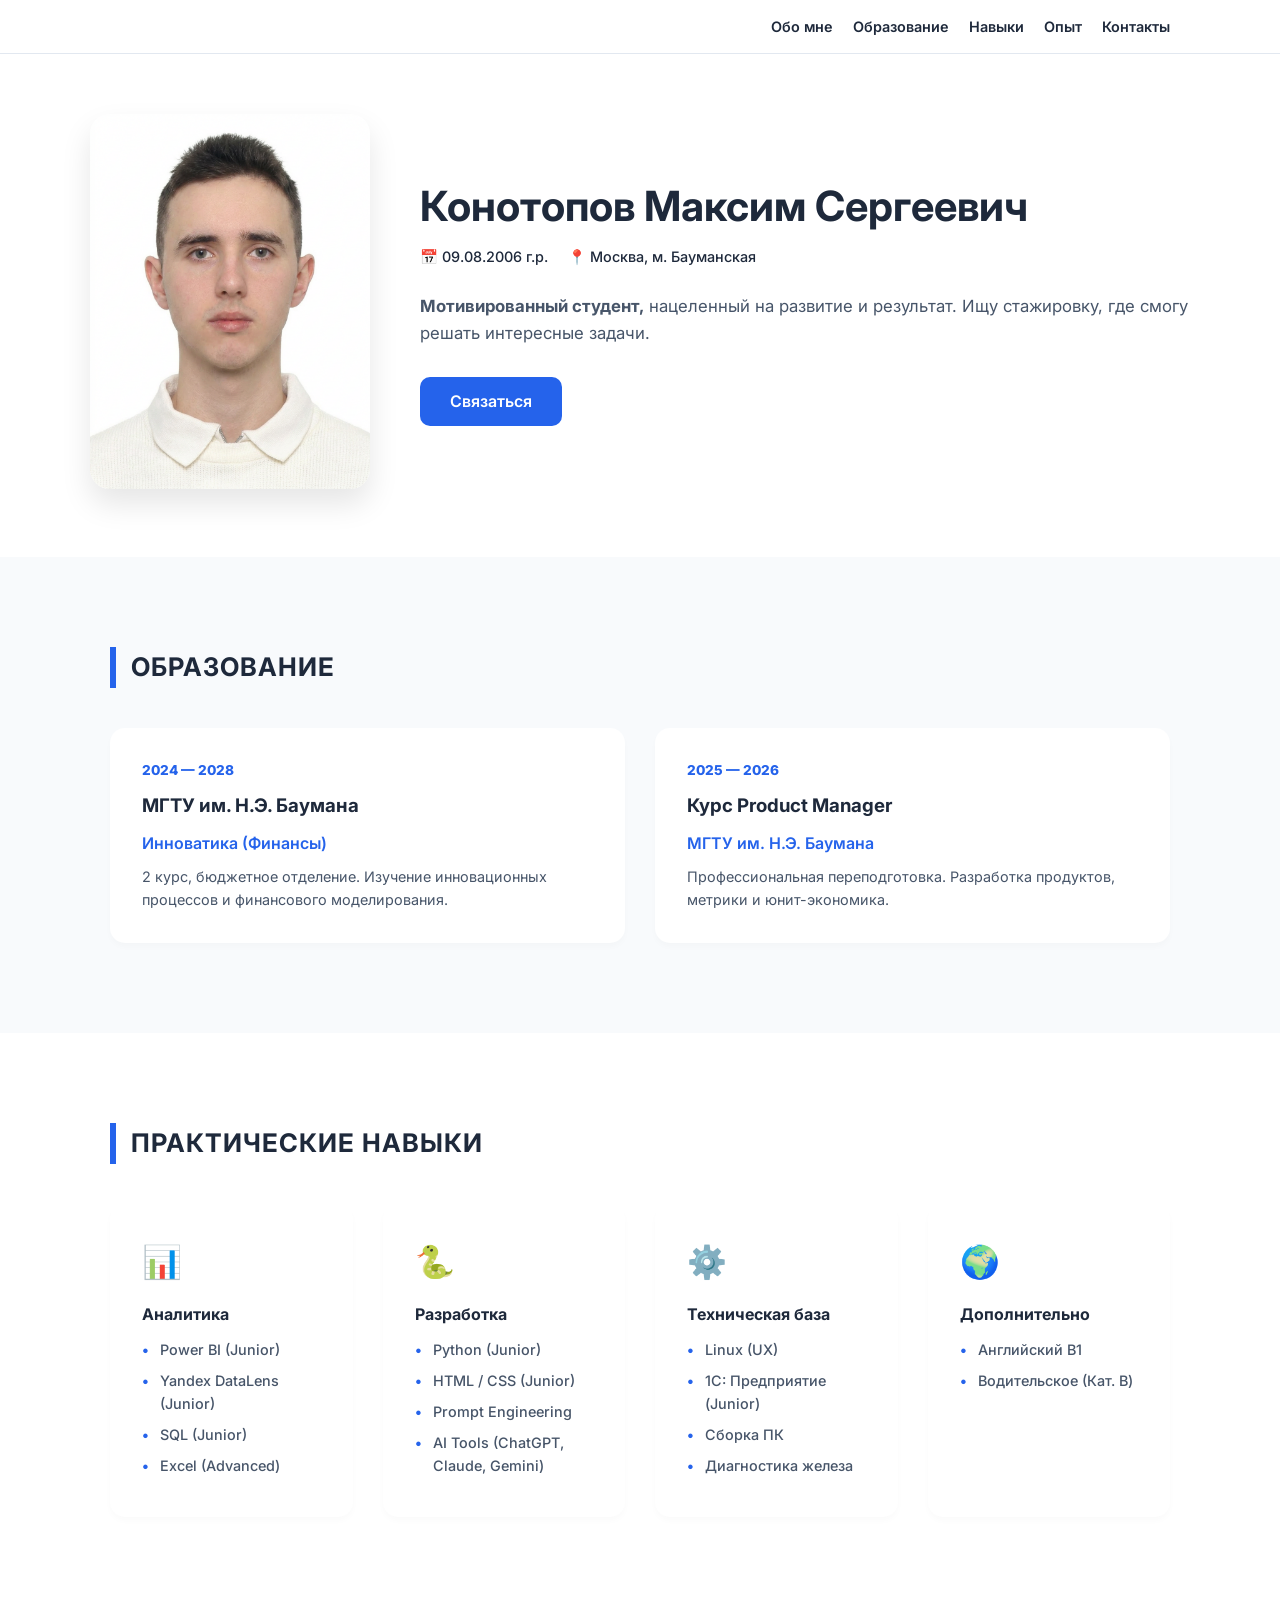
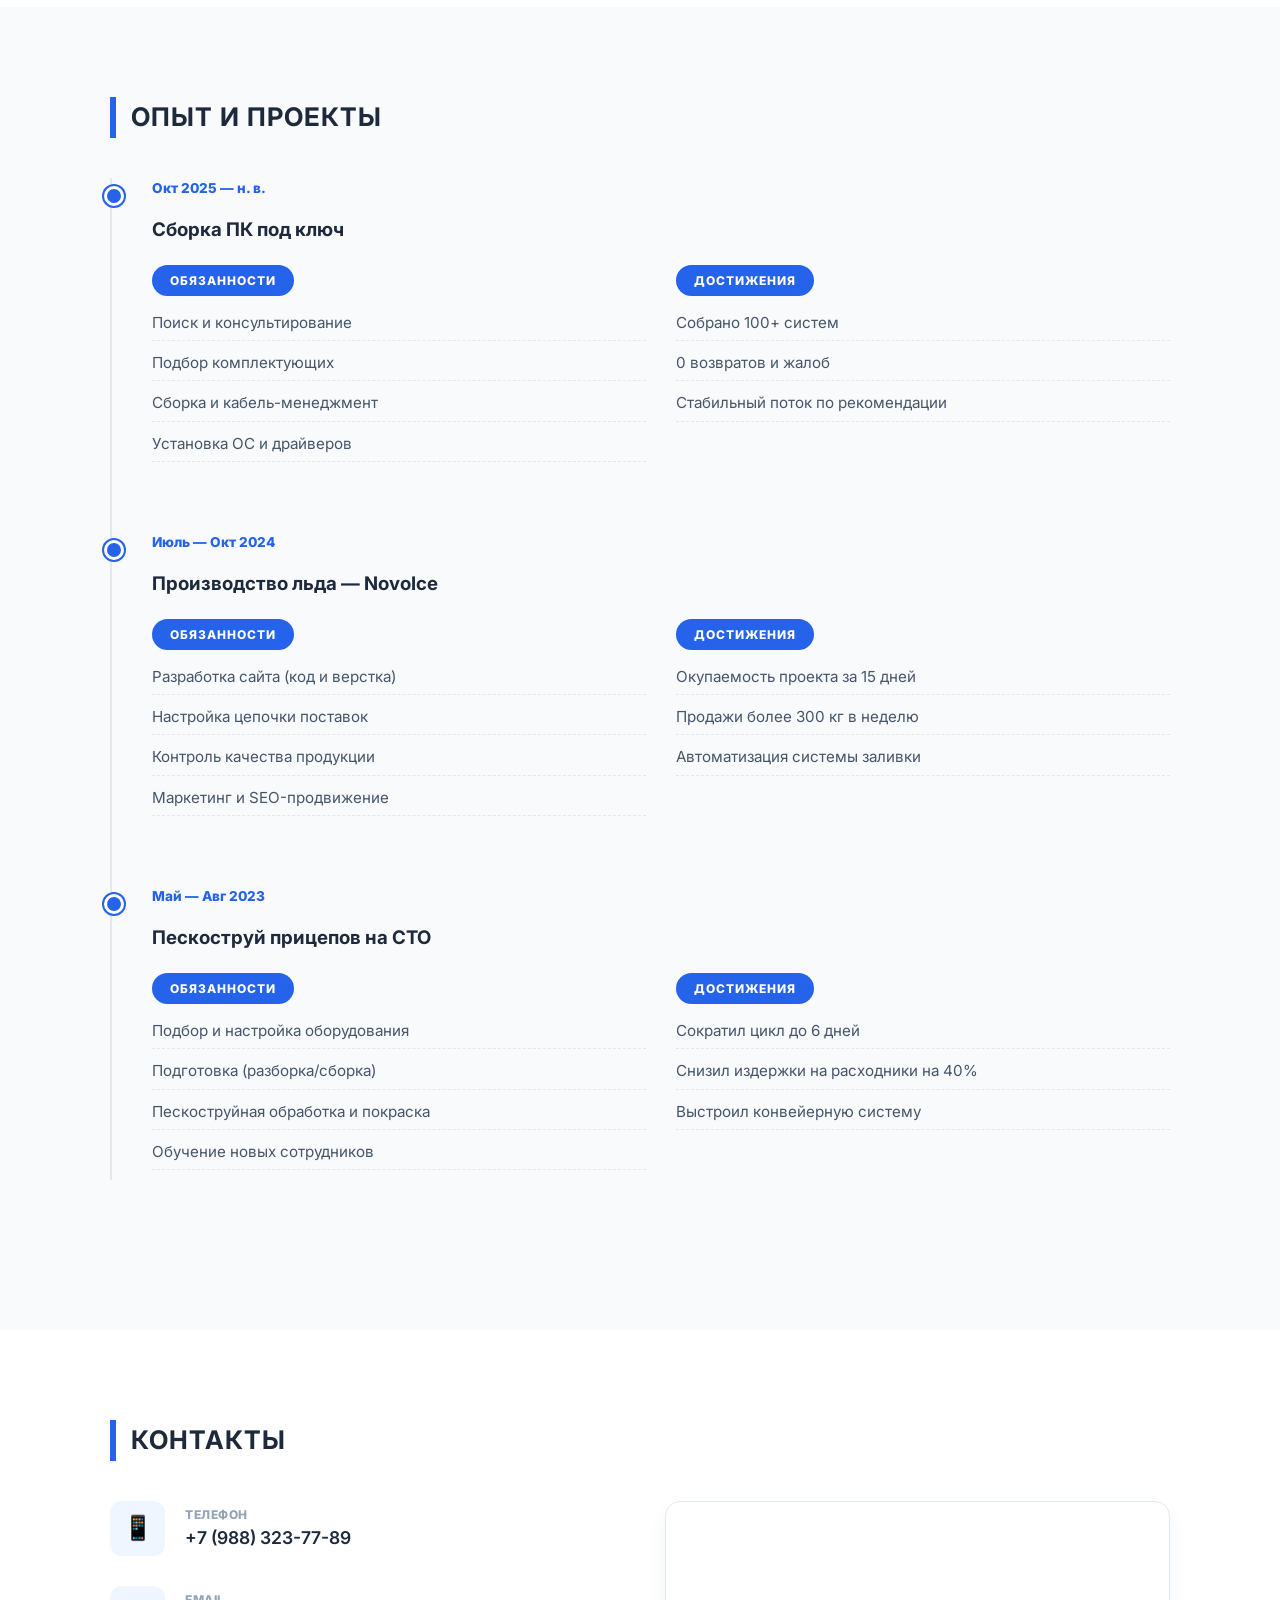
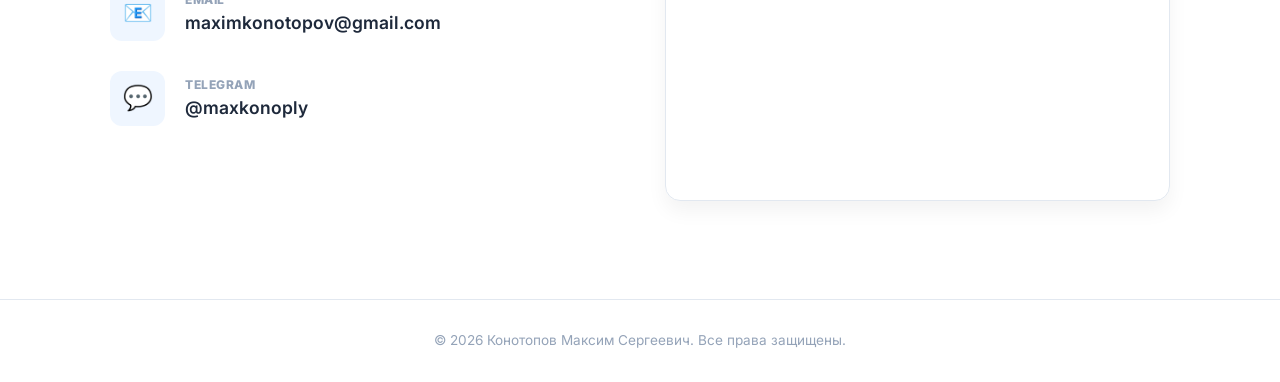
<file: index.html>
<!DOCTYPE html>
<html lang="ru">
<head>
    <meta charset="UTF-8">
    <meta name="viewport" content="width=device-width, initial-scale=1.0">
    <title>Конотопов Максим | Резюме</title>
    <link rel="preconnect" href="https://fonts.googleapis.com">
    <link rel="preconnect" href="https://fonts.gstatic.com" crossorigin>
    <link href="https://fonts.googleapis.com/css2?family=Inter:wght@300;400;600;700&display=swap" rel="stylesheet">
    <link rel="stylesheet" href="style.css">
</head>
<body>
<header class="header">
    <div class="container header-flex">
        <button class="burger" aria-label="Меню" onclick="this.classList.toggle('active'); document.querySelector('.nav').classList.toggle('active')">
            <span></span>
            <span></span>
            <span></span>
        </button>
        <nav class="nav">
            <a href="#about" onclick="closeMenu()">Обо мне</a>
            <a href="#education" onclick="closeMenu()">Образование</a>
            <a href="#skills" onclick="closeMenu()">Навыки</a>
            <a href="#experience" onclick="closeMenu()">Опыт</a>
            <a href="#contacts" onclick="closeMenu()">Контакты</a>
        </nav>
    </div>
</header>

<main>
    <!-- СЕКЦИЯ О СЕБЕ -->
    <section id="about" class="hero">
        <div class="container hero-grid">
            <div class="hero-image">
                <img src="photo.png" alt="Конотопов Максим" onerror="this.src='https://placehold.co/300x300?text=MK'">
            </div>
            <div class="hero-content">
                <h1>Конотопов Максим Сергеевич</h1>
                <div class="hero-info">
                    <span>📅 09.08.2006 г.р.</span>
                    <span>📍 Москва, м. Бауманская</span>
                </div>
                <p class="description">
                    <b>Мотивированный студент,</b> нацеленный на развитие и результат. Ищу стажировку, где смогу решать интересные задачи.
                </p>
                <div class="hero-cta">
                    <a href="#contacts" class="btn-primary">Связаться</a>
                </div>
            </div>
        </div>
    </section>

    <!-- ОБРАЗОВАНИЕ -->
    <section id="education" class="section bg-light">
        <div class="container">
            <h2 class="section-title">Образование</h2>
            <div class="education-grid">
                <div class="edu-card">
                    <span class="date">2024 — 2028</span>
                    <h3>МГТУ им. Н.Э. Баумана</h3>
                    <p class="major">Инноватика (Финансы)</p>
                    <p class="details">2 курс, бюджетное отделение. Изучение инновационных процессов и финансового моделирования.</p>
                </div>
                <div class="edu-card">
                    <span class="date">2025 — 2026</span>
                    <h3>Курс Product Manager</h3>
                    <p class="major">МГТУ им. Н.Э. Баумана</p>
                    <p class="details">Профессиональная переподготовка. Разработка продуктов, метрики и юнит-экономика.</p>
                </div>
            </div>
        </div>
    </section>

    <!-- НАВЫКИ -->
    <section id="skills" class="section">
        <div class="container">
            <h2 class="section-title">Практические навыки</h2>
            <div class="skills-grid">
                <div class="skill-item">
                    <div class="skill-icon">📊</div>
                    <h4>Аналитика</h4>
                    <ul class="skill-list">
                        <li>Power BI (Junior)</li>
                        <li>Yandex DataLens (Junior)</li>
                        <li>SQL (Junior)</li>
                        <li>Excel (Advanced)</li>
                    </ul>
                </div>
                <div class="skill-item">
                    <div class="skill-icon">🐍</div>
                    <h4>Разработка</h4>
                    <ul class="skill-list">
                        <li>Python (Junior)</li>
                        <li>HTML / CSS (Junior)</li>
                        <li>Prompt Engineering</li>
                        <li>AI Tools (ChatGPT, Claude, Gemini)</li>
                    </ul>
                </div>
                <div class="skill-item">
                    <div class="skill-icon">⚙️</div>
                    <h4>Техническая база</h4>
                    <ul class="skill-list">
                        <li>Linux (UX)</li>
                        <li>1С: Предприятие (Junior)</li>
                        <li>Сборка ПК</li>
                        <li>Диагностика железа</li>
                    </ul>
                </div>
                <div class="skill-item">
                    <div class="skill-icon">🌍</div>
                    <h4>Дополнительно</h4>
                    <ul class="skill-list">
                        <li>Английский B1</li>
                        <li>Водительское (Кат. B)</li>
                    </ul>
                </div>
            </div>
        </div>
    </section>

    <!-- ОПЫТ РАБОТЫ -->
    <section id="experience" class="section bg-light">
        <div class="container">
            <h2 class="section-title">Опыт и проекты</h2>
            <div class="timeline">
                <div class="timeline-item">
                    <div class="time">Окт 2025 — н. в.</div>
                    <div class="exp-body">
                        <h3>Сборка ПК под ключ</h3>
                        <div class="exp-grid">
                            <div class="exp-col">
                                <span class="badge-title">Обязанности</span>
                                <ul>
                                    <li>Поиск и консультирование</li>
                                    <li>Подбор комплектующих</li>
                                    <li>Сборка и кабель-менеджмент</li>
                                    <li>Установка ОС и драйверов</li>
                                </ul>
                            </div>
                            <div class="exp-col">
                                <span class="badge-title">Достижения</span>
                                <ul>
                                    <li>Собрано 100+ систем</li>
                                    <li>0 возвратов и жалоб</li>
                                    <li>Стабильный поток по рекомендации</li>
                                </ul>
                            </div>
                        </div>
                    </div>
                </div>

                <div class="timeline-item">
                    <div class="time">Июль — Окт 2024</div>
                    <div class="exp-body">
                        <h3>Производство льда — NovoIce</h3>
                        <div class="exp-grid">
                            <div class="exp-col">
                                <span class="badge-title">Обязанности</span>
                                <ul>
                                    <li>Разработка сайта (код и верстка)</li>
                                    <li>Настройка цепочки поставок</li>
                                    <li>Контроль качества продукции</li>
                                    <li>Маркетинг и SEO-продвижение</li>
                                </ul>
                            </div>
                            <div class="exp-col">
                                <span class="badge-title">Достижения</span>
                                <ul>
                                    <li>Окупаемость проекта за 15 дней</li>
                                    <li>Продажи более 300 кг в неделю</li>
                                    <li>Автоматизация системы заливки</li>
                                </ul>
                            </div>
                        </div>
                    </div>
                </div>

                <div class="timeline-item">
                    <div class="time">Май — Авг 2023</div>
                    <div class="exp-body">
                        <h3>Пескоструй прицепов на СТО</h3>
                        <div class="exp-grid">
                            <div class="exp-col">
                                <span class="badge-title">Обязанности</span>
                                <ul>
                                    <li>Подбор и настройка оборудования</li>
                                    <li>Подготовка (разборка/сборка)</li>
                                    <li>Пескоструйная обработка и покраска</li>
                                    <li>Обучение новых сотрудников</li>
                                </ul>
                            </div>
                            <div class="exp-col">
                                <span class="badge-title">Достижения</span>
                                <ul>
                                    <li>Сократил цикл до 6 дней</li>
                                    <li>Снизил издержки на расходники на 40%</li>
                                    <li>Выстроил конвейерную систему</li>
                                </ul>
                            </div>
                        </div>
                    </div>
                </div>
            </div>
        </div>
    </section>

    <!-- КОНТАКТЫ -->
    <section id="contacts" class="section">
        <div class="container">
            <h2 class="section-title">Контакты</h2>
            <div class="contact-wrapper">
                <div class="contact-info">
                    <div class="contact-item">
                        <span class="c-icon">📱</span>
                        <div class="c-text">
                            <label>Телефон</label>
                            <a href="tel:+79883237789">+7 (988) 323-77-89</a>
                        </div>
                    </div>
                    <div class="contact-item">
                        <span class="c-icon">📧</span>
                        <div class="c-text">
                            <label>Email</label>
                            <a href="mailto:maximkonotopov@gmail.com">maximkonotopov@gmail.com</a>
                        </div>
                    </div>
                    <div class="contact-item">
                        <span class="c-icon">💬</span>
                        <div class="c-text">
                            <label>Telegram</label>
                            <a href="https://t.me/maxkonoply">@maxkonoply</a>
                        </div>
                    </div>
                </div>
                <div class="contact-map">
                    <iframe 
                        src="https://yandex.ru/map-widget/v1/?um=constructor%3Abfb6b9c3e7e5d5f8e2f6b1c3a4d5e6f7g8h9i0j1k2l3m4n5o6p7&ll=37.679504,55.765949&z=15"
                        width="100%" 
                        height="300" 
                        frameborder="0">
                    </iframe>
                </div>
            </div>
        </div>
    </section>
</main>

<footer class="footer">
    <div class="container">
        <p>&copy; 2026 Конотопов Максим Сергеевич. Все права защищены.</p>
    </div>
</footer>

<script>
function closeMenu() {
    document.querySelector('.burger').classList.remove('active');
    document.querySelector('.nav').classList.remove('active');
}
</script>
<script>
function closeMenu() {
    document.querySelector('.burger').classList.remove('active');
    document.querySelector('.nav').classList.remove('active');
}

// Эффект при скролле — только для мобильных
if (window.matchMedia('(max-width: 768px)').matches) {
    const observer = new IntersectionObserver((entries) => {
        entries.forEach(entry => {
            if (entry.isIntersecting) {
                entry.target.classList.add('in-view');
            } else {
                entry.target.classList.remove('in-view');
            }
        });
    }, {
        threshold: 0.3
    });

    document.querySelectorAll('.edu-card, .skill-item, .timeline-item, .contact-item')
        .forEach(el => observer.observe(el));
}
</script>
</body>
</html>
</file>
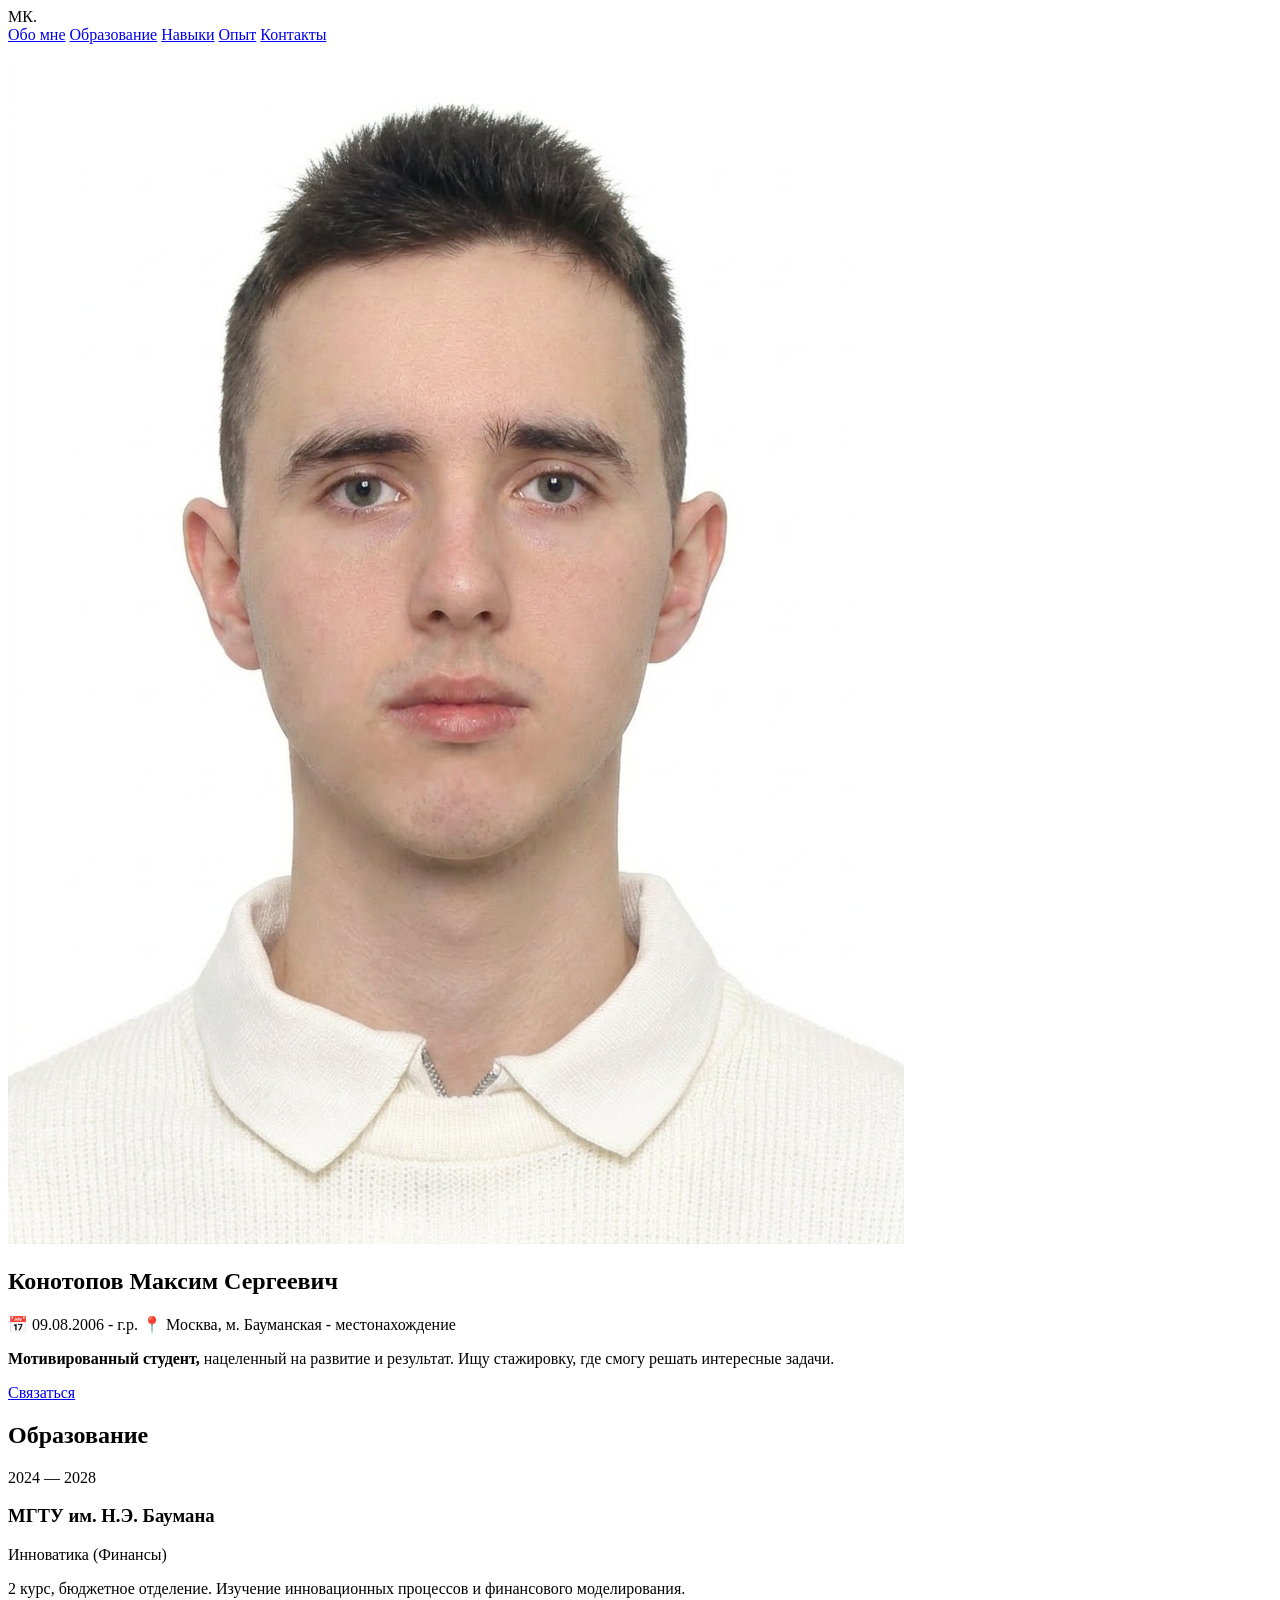
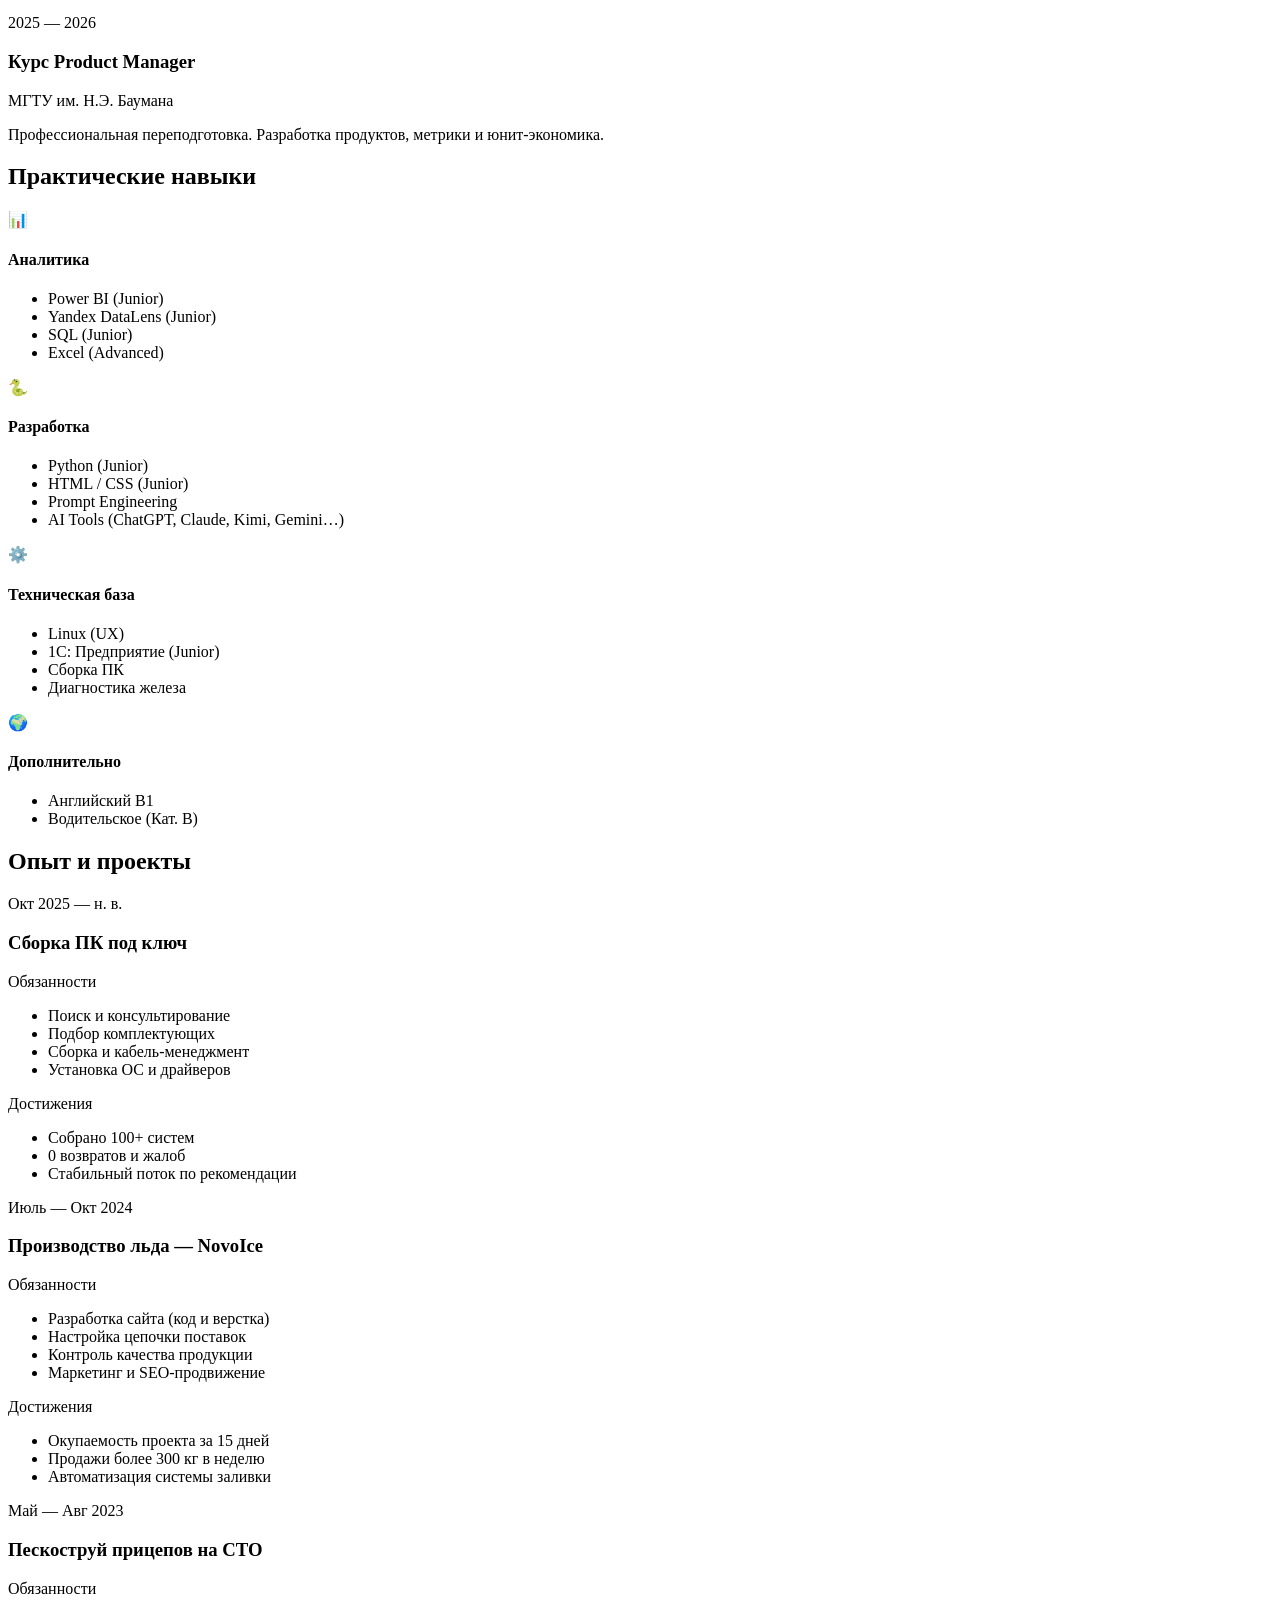
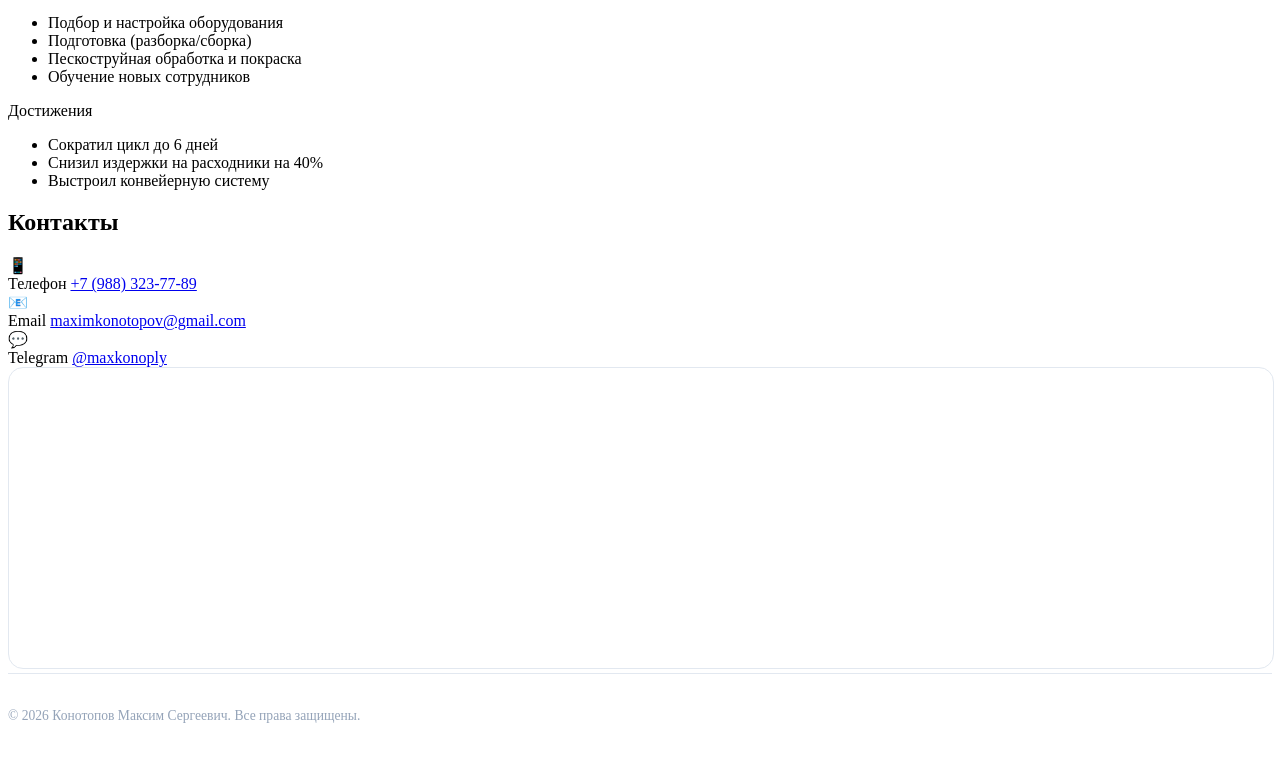
<file: лр5.html>
<!DOCTYPE html>
<html lang="ru">
<head>
    <meta charset="UTF-8">
    <meta name="viewport" content="width=device-width, initial-scale=1.0">
    <title>Конотопов Максим | Резюме</title>
    <link rel="preconnect" href="https://fonts.googleapis.com">
    <link rel="preconnect" href="https://fonts.gstatic.com" crossorigin>
    <link href="https://fonts.googleapis.com/css2?family=Inter:wght@300;400;600;700&display=swap" rel="stylesheet">
    <link rel="stylesheet" href="c:\Учеба\IT\Конотопов ЛР5\css style\style.css">
</head>
<body>
<header class="header">
    <div class="container header-flex">
        <div class="logo">МК<span>.</span></div>
        <nav class="nav">
            <a href="#about">Обо мне</a>
            <a href="#education">Образование</a>
            <a href="#skills">Навыки</a>
            <a href="#experience">Опыт</a>
            <a href="#contacts">Контакты</a>
        </nav>
    </div>
</header>

<main>
    <!-- СЕКЦИЯ О СЕБЕ -->
    <section id="about" class="hero">
        <div class="container hero-grid">
            <div class="hero-image">
                <img src="фото для резюме как фото на паспорт.png" alt="Конотопов Максим" onerror="this.src='https://placehold.co/300x300?text=MK'">
            </div>
            <div class="hero-content">
                <h1>Конотопов Максим Сергеевич</h1>
                <div class="hero-info">
                    <span>📅 09.08.2006 - г.р. </span>
                    <span>📍 Москва, м. Бауманская - местонахождение</span>
                </div>
                <p class="description">
                    <B>Мотивированный студент, </B> нацеленный на развитие и результат. Ищу стажировку, где смогу решать интересные задачи.
                </p>
                <div class="hero-cta">
                    <a href="#contacts" class="btn-primary">Связаться</a>
                </div>
            </div>
        </div>
    </section>

    <!-- ОБРАЗОВАНИЕ -->
    <section id="education" class="section bg-light">
        <div class="container">
            <h2 class="section-title">Образование</h2>
            <div class="education-grid">
                <div class="edu-card">
                    <span class="date">2024 — 2028</span>
                    <h3>МГТУ им. Н.Э. Баумана</h3>
                    <p class="major">Инноватика (Финансы)</p>
                    <p class="details">2 курс, бюджетное отделение. Изучение инновационных процессов и финансового моделирования.</p>
                </div>
                <div class="edu-card">
                    <span class="date">2025 — 2026</span>
                    <h3>Курс Product Manager</h3>
                    <p class="major">МГТУ им. Н.Э. Баумана</p>
                    <p class="details">Профессиональная переподготовка. Разработка продуктов, метрики и юнит-экономика.</p>
                </div>
            </div>
        </div>
    </section>

    <!-- НАВЫКИ -->
    <section id="skills" class="section">
        <div class="container">
            <h2 class="section-title">Практические навыки</h2>
            <div class="skills-grid">
                <div class="skill-item">
                    <div class="skill-icon">📊</div>
                    <h4>Аналитика</h4>
                    <ul class="skill-list">
                        <li>Power BI (Junior)</li>
                        <li>Yandex DataLens (Junior)</li>
                        <li>SQL (Junior)</li>
                        <li>Excel (Advanced)</li>
                    </ul>
                </div>
                <div class="skill-item">
                    <div class="skill-icon">🐍</div>
                    <h4>Разработка </h4>
                    <ul class="skill-list">
                        <li>Python (Junior)</li>
                        <li>HTML / CSS (Junior)</li>
                        <li>Prompt Engineering</li>
                        <li>AI Tools (ChatGPT, Claude, Kimi, Gemini…) </li>
                    </ul>
                </div>
                <div class="skill-item">
                    <div class="skill-icon">⚙️</div>
                    <h4>Техническая база</h4>
                    <ul class="skill-list">
                        <li>Linux (UX)</li>
                        <li>1С: Предприятие (Junior)</li>
                        <li>Сборка ПК </li>
                        <li>Диагностика железа</li>
                    </ul>
                </div>
                <div class="skill-item">
                    <div class="skill-icon">🌍</div>
                    <h4>Дополнительно</h4>
                    <ul class="skill-list">
                        <li>Английский B1</li>
                        <li>Водительское (Кат. B)</li>
                    </ul>
                </div>
            </div>
        </div>
    </section>

    <!-- ОПЫТ РАБОТЫ -->
    <section id="experience" class="section bg-light">
        <div class="container">
            <h2 class="section-title">Опыт и проекты</h2>
            <div class="timeline">
                <!-- Проект 1 -->
                <div class="timeline-item">
                    <div class="time">Окт 2025 — н. в.</div>
                    <div class="exp-body">
                        <h3>Сборка ПК под ключ</h3>
                        <div class="exp-grid">
                            <div class="exp-col">
                                <span class="badge-title">Обязанности</span>
                                <ul>
                                    <li>Поиск и консультирование</li>
                                    <li>Подбор комплектующих</li>
                                    <li>Сборка и кабель-менеджмент</li>
                                    <li>Установка ОС и драйверов</li>
                                </ul>
                            </div>
                            <div class="exp-col">
                                <span class="badge-title">Достижения</span>
                                <ul>
                                    <li>Собрано 100+ систем</li>
                                    <li>0 возвратов и жалоб</li>
                                    <li>Стабильный поток по рекомендации</li>
                                </ul>
                            </div>
                        </div>
                    </div>
                </div>

                <!-- Проект 2 -->
                <div class="timeline-item">
                    <div class="time">Июль — Окт 2024</div>
                    <div class="exp-body">
                        <h3>Производство льда — NovoIce</h3>
                        <div class="exp-grid">
                            <div class="exp-col">
                                <span class="badge-title">Обязанности</span>
                                <ul>
                                    <li>Разработка сайта (код и верстка)</li>
                                    <li>Настройка цепочки поставок</li>
                                    <li>Контроль качества продукции</li>
                                    <li>Маркетинг и SEO-продвижение</li>
                                </ul>
                            </div>
                            <div class="exp-col">
                                <span class="badge-title">Достижения</span>
                                <ul>
                                    <li>Окупаемость проекта за 15 дней</li>
                                    <li>Продажи более 300 кг в неделю</li>
                                    <li>Автоматизация системы заливки</li>
                                </ul>
                            </div>
                        </div>
                    </div>
                </div>

                <!-- Проект 3 -->
                <div class="timeline-item">
                    <div class="time">Май — Авг 2023</div>
                    <div class="exp-body">
                        <h3>Пескоструй прицепов на СТО</h3>
                        <div class="exp-grid">
                            <div class="exp-col">
                                <span class="badge-title">Обязанности</span>
                                <ul>
                                    <li>Подбор и настройка оборудования</li>
                                    <li>Подготовка (разборка/сборка)</li>
                                    <li>Пескоструйная обработка и покраска</li>
                                    <li>Обучение новых сотрудников</li>
                                </ul>
                            </div>
                            <div class="exp-col">
                                <span class="badge-title">Достижения</span>
                                <ul>
                                    <li>Сократил цикл до 6 дней</li>
                                    <li>Снизил издержки на расходники на 40%</li>
                                    <li>Выстроил конвейерную систему</li>
                                </ul>
                            </div>
                        </div>
                    </div>
                </div>
            </div>
        </div>
    </section>

    <!-- КОНТАКТЫ -->
    <section id="contacts" class="section">
        <div class="container">
            <h2 class="section-title">Контакты</h2>
            <div class="contact-wrapper">
                <div class="contact-info">
                    <div class="contact-item">
                        <span class="c-icon">📱</span>
                        <div class="c-text">
                            <label>Телефон</label>
                            <a href="tel:+79883237789">+7 (988) 323-77-89</a>
                        </div>
                    </div>
                    <div class="contact-item">
                        <span class="c-icon">📧</span>
                        <div class="c-text">
                            <label>Email</label>
                            <a href="mailto:maximkonotopov@gmail.com">maximkonotopov@gmail.com</a>
                        </div>
                    </div>
                    <div class="contact-item">
                        <span class="c-icon">💬</span>
                        <div class="c-text">
                            <label>Telegram</label>
                            <a href="https://t.me/maxkonoply">@maxkonoply</a>
                        </div>
                    </div>
                </div>
                <div class="contact-map">
                    <iframe 
                    src="https://yandex.ru/map-widget/v1/?um=constructor%3Abfb6b9c3e7e5d5f8e2f6b1c3a4d5e6f7g8h9i0j1k2l3m4n5o6p7&ll=37.679504,55.765949&z=15"
                    width="100%" height="300" frameborder="0" style="border-radius: 15px; border: 1px solid #e2e8f0;"></iframe>
                </div>
            </div>
        </div>
    </section>
<footer class="footer">
<div class="container">
    <div class="footer-content" style="display: flex; justify-content: space-between; align-items: center; padding: 20px 0; border-top: 1px solid #e2e8f0; color: #94a3b8; font-size: 0.85rem;">
        <p>&copy; 2026 Конотопов Максим Сергеевич. Все права защищены.</p>
    </div>
</div>
</footer>
</main>
</body>
</html>
</file>
<file: style.css>
:root {
    --primary: #2563eb;
    --primary-hover: #1d4ed8;
    --dark: #1e293b;
    --text: #475569;
    --bg-light: #f8fafc;
    --white: #ffffff;
    --border: #e2e8f0;
}

* {
    box-sizing: border-box;
    margin: 0;
    padding: 0;
}

html {
    scroll-behavior: smooth;
}

body {
    font-family: "Inter", sans-serif;
    line-height: 1.6;
    color: var(--text);
    background: var(--white);
}

.container {
    max-width: 1100px;
    margin: 0 auto;
    padding: 0 20px;
}

.section {
    padding: 90px 0;
}

.bg-light {
    background-color: var(--bg-light);
}

.section-title {
    font-size: 1.6rem;
    margin-bottom: 40px;
    color: var(--dark);
    border-left: 6px solid var(--primary);
    padding-left: 15px;
    text-transform: uppercase;
    letter-spacing: 1px;
}

/* HEADER */
.header {
    padding: 15px 0;
    position: sticky;
    top: 0;
    background: rgba(255, 255, 255, 0.98);
    backdrop-filter: blur(8px);
    z-index: 1000;
    border-bottom: 1px solid var(--border);
}

.header-flex {
    display: flex;
    justify-content: flex-end;
    align-items: center;
}

.nav {
    display: flex;
    gap: 20px;
}

.nav a {
    text-decoration: none;
    color: var(--dark);
    font-weight: 600;
    font-size: 0.9rem;
    transition: color 0.3s;
}

.nav a:hover {
    color: var(--primary);
}

/* BURGER MENU */
.burger {
    display: none;
    flex-direction: column;
    gap: 5px;
    cursor: pointer;
    padding: 5px;
    background: none;
    border: none;
    z-index: 1001;
}

.burger span {
    width: 25px;
    height: 3px;
    background: var(--dark);
    border-radius: 2px;
    transition: 0.3s;
}

.burger.active span:nth-child(1) {
    transform: rotate(45deg) translate(6px, 6px);
}

.burger.active span:nth-child(2) {
    opacity: 0;
}

.burger.active span:nth-child(3) {
    transform: rotate(-45deg) translate(6px, -6px);
}

/* HERO */
.hero-grid {
    display: grid;
    grid-template-columns: 280px 1fr;
    gap: 50px;
    align-items: center;
    padding: 60px 0;
}

.hero-image img {
    width: 100%;
    border-radius: 20px;
    box-shadow: 0 15px 30px rgba(0, 0, 0, 0.1);
}

.hero-content h1 {
    font-size: 2.6rem;
    color: var(--dark);
    line-height: 1.1;
    margin-bottom: 15px;
}

.hero-info {
    display: flex;
    gap: 20px;
    margin-bottom: 25px;
    font-weight: 500;
    font-size: 0.9rem;
    color: var(--dark);
}

.description {
    margin-bottom: 30px;
    font-size: 1.05rem;
}

.btn-primary {
    background: var(--primary);
    color: white;
    padding: 12px 30px;
    border-radius: 10px;
    text-decoration: none;
    font-weight: 600;
    display: inline-block;
    transition: 0.3s;
}

.btn-primary:hover {
    background: var(--primary-hover);
    transform: translateY(-2px);
}

/* EDUCATION & SKILLS */
.education-grid {
    display: grid;
    grid-template-columns: 1fr 1fr;
    gap: 30px;
}

.skills-grid {
    display: grid;
    grid-template-columns: repeat(auto-fit, minmax(220px, 1fr));
    gap: 30px;
}

.edu-card,
.skill-item {
    background: var(--white);
    padding: 30px;
    border-radius: 15px;
    border: 2px solid transparent;
    box-shadow: 0 4px 6px rgba(0, 0, 0, 0.02);
    transition: 0.3s;
}

.edu-card:hover,
.skill-item:hover {
    border-color: var(--primary);
    transform: translateY(-5px);
    box-shadow: 0 12px 20px rgba(0, 0, 0, 0.05);
}

.date {
    color: var(--primary);
    font-weight: 800;
    font-size: 0.85rem;
    display: block;
    margin-bottom: 10px;
}

.edu-card h3,
.skill-item h4 {
    color: var(--dark);
    margin-bottom: 10px;
}

.major {
    color: var(--primary);
    font-weight: 600;
    margin-bottom: 8px;
}

.details {
    font-size: 0.9rem;
}

.skill-icon {
    font-size: 2rem;
    margin-bottom: 15px;
}

.skill-list {
    list-style: none;
    margin-top: 10px;
}

.skill-list li {
    margin-bottom: 8px;
    font-size: 0.9rem;
    padding-left: 18px;
    font-weight: 500;
    position: relative;
}

.skill-list li::before {
    content: "•";
    color: var(--primary);
    position: absolute;
    left: 0;
    font-weight: bold;
}

/* TIMELINE */
.timeline {
    border-left: 2px solid var(--border);
    padding-left: 40px;
}

.timeline-item {
    margin-bottom: 60px;
    position: relative;
}

.timeline-item::before {
    content: "";
    width: 14px;
    height: 14px;
    background: var(--primary);
    position: absolute;
    left: -48px;
    top: 8px;
    border-radius: 50%;
    border: 3px solid var(--white);
    box-shadow: 0 0 0 2px var(--primary);
}

.timeline-item h3 {
    color: var(--dark);
    margin-bottom: 10px;
}

.time {
    font-weight: 800;
    color: var(--primary);
    font-size: 0.85rem;
    margin-bottom: 15px;
}

.exp-grid {
    display: grid;
    grid-template-columns: 1fr 1fr;
    gap: 30px;
    margin-top: 20px;
}

.badge-title {
    display: inline-block;
    background: var(--primary);
    color: white;
    padding: 6px 18px;
    border-radius: 20px;
    font-size: 0.75rem;
    font-weight: 800;
    text-transform: uppercase;
    letter-spacing: 1px;
    margin-bottom: 15px;
}

.exp-col ul {
    list-style: none;
}

.exp-col li {
    margin-bottom: 10px;
    font-size: 0.95rem;
    border-bottom: 1px dashed var(--border);
    padding-bottom: 5px;
}

/* CONTACTS */
.contact-wrapper {
    display: grid;
    grid-template-columns: 1fr 1fr;
    gap: 50px;
    align-items: start;
}

.contact-item {
    display: flex;
    align-items: center;
    gap: 20px;
    margin-bottom: 30px;
}

.c-icon {
    font-size: 1.5rem;
    background: #eff6ff;
    width: 55px;
    height: 55px;
    display: flex;
    align-items: center;
    justify-content: center;
    border-radius: 12px;
}

.c-text label {
    display: block;
    font-size: 0.75rem;
    font-weight: 800;
    color: #94a3b8;
    text-transform: uppercase;
    letter-spacing: 0.5px;
}

.c-text a {
    text-decoration: none;
    color: var(--dark);
    font-weight: 600;
    font-size: 1.1rem;
    transition: color 0.3s;
}

.c-text a:hover {
    color: var(--primary);
}

.contact-map iframe {
    border-radius: 15px;
    border: 1px solid var(--border);
    box-shadow: 0 10px 20px rgba(0, 0, 0, 0.05);
}

/* FOOTER */
.footer {
    text-align: center;
    padding: 30px 0;
    border-top: 1px solid var(--border);
    color: #94a3b8;
    font-size: 0.85rem;
}

/* RESPONSIVE */
@media (max-width: 768px) {
    .burger {
        display: flex;
    }

    .header-flex {
        justify-content: space-between;
    }

    .nav {
        position: absolute;
        top: 100%;
        left: 0;
        right: 0;
        background: var(--white);
        flex-direction: column;
        padding: 20px;
        box-shadow: 0 10px 20px rgba(0, 0, 0, 0.1);
        display: none;
        gap: 0;
    }

    .nav.active {
        display: flex;
    }

    .nav a {
        padding: 12px 0;
        font-size: 1rem;
        border-bottom: 1px solid var(--border);
    }

    .nav a:last-child {
        border-bottom: none;
    }

    .section {
        padding: 50px 0;
    }

    .section-title {
        font-size: 1.3rem;
        margin-bottom: 30px;
    }

    .hero-grid {
        grid-template-columns: 1fr;
        text-align: center;
        gap: 30px;
        padding: 40px 0;
    }

    .hero-image {
        max-width: 180px;
        margin: 0 auto;
    }

    .hero-content h1 {
        font-size: 1.6rem;
    }

    .hero-info {
        flex-direction: column;
        gap: 8px;
        justify-content: center;
    }

    .description {
        font-size: 0.95rem;
    }

    .hero-cta {
        display: flex;
        justify-content: center;
    }

    .education-grid,
    .skills-grid,
    .exp-grid,
    .contact-wrapper {
        grid-template-columns: 1fr;
        gap: 20px;
    }

    .edu-card,
    .skill-item {
        padding: 20px;
    }

    .timeline {
        padding-left: 25px;
    }

    .timeline-item::before {
        left: -32px;
        width: 12px;
        height: 12px;
    }

    .timeline-item {
        margin-bottom: 40px;
    }

    .contact-map iframe {
        height: 220px;
    }

    .c-icon {
        width: 45px;
        height: 45px;
        font-size: 1.2rem;
    }
}

@media (max-width: 480px) {
    .container {
        padding: 0 15px;
    }

    .hero-content h1 {
        font-size: 1.4rem;
    }

    .hero-image {
        max-width: 150px;
    }

    .section {
        padding: 40px 0;
    }

    .section-title {
        font-size: 1.1rem;
        padding-left: 12px;
        border-left-width: 4px;
    }
}

@media (hover: none) {
    .edu-card:hover,
    .skill-item:hover {
        transform: none;
        border-color: transparent;
    }
}
/* SCROLL ANIMATION — только мобильные */
@media (max-width: 768px) {
    .edu-card,
    .skill-item,
    .timeline-item,
    .contact-item {
        opacity: 0.6;
        transform: scale(0.95);
        transition: opacity 0.4s ease, transform 0.4s ease, border-color 0.4s ease;
    }

    .edu-card.in-view,
    .skill-item.in-view {
        opacity: 1;
        transform: scale(1) translateY(-5px);
        border-color: var(--primary);
    }

    .timeline-item.in-view,
    .contact-item.in-view {
        opacity: 1;
        transform: scale(1);
    }

    .timeline-item.in-view::before {
        box-shadow: 0 0 0 4px var(--primary), 0 0 15px rgba(37, 99, 235, 0.4);
    }
}
</file>
